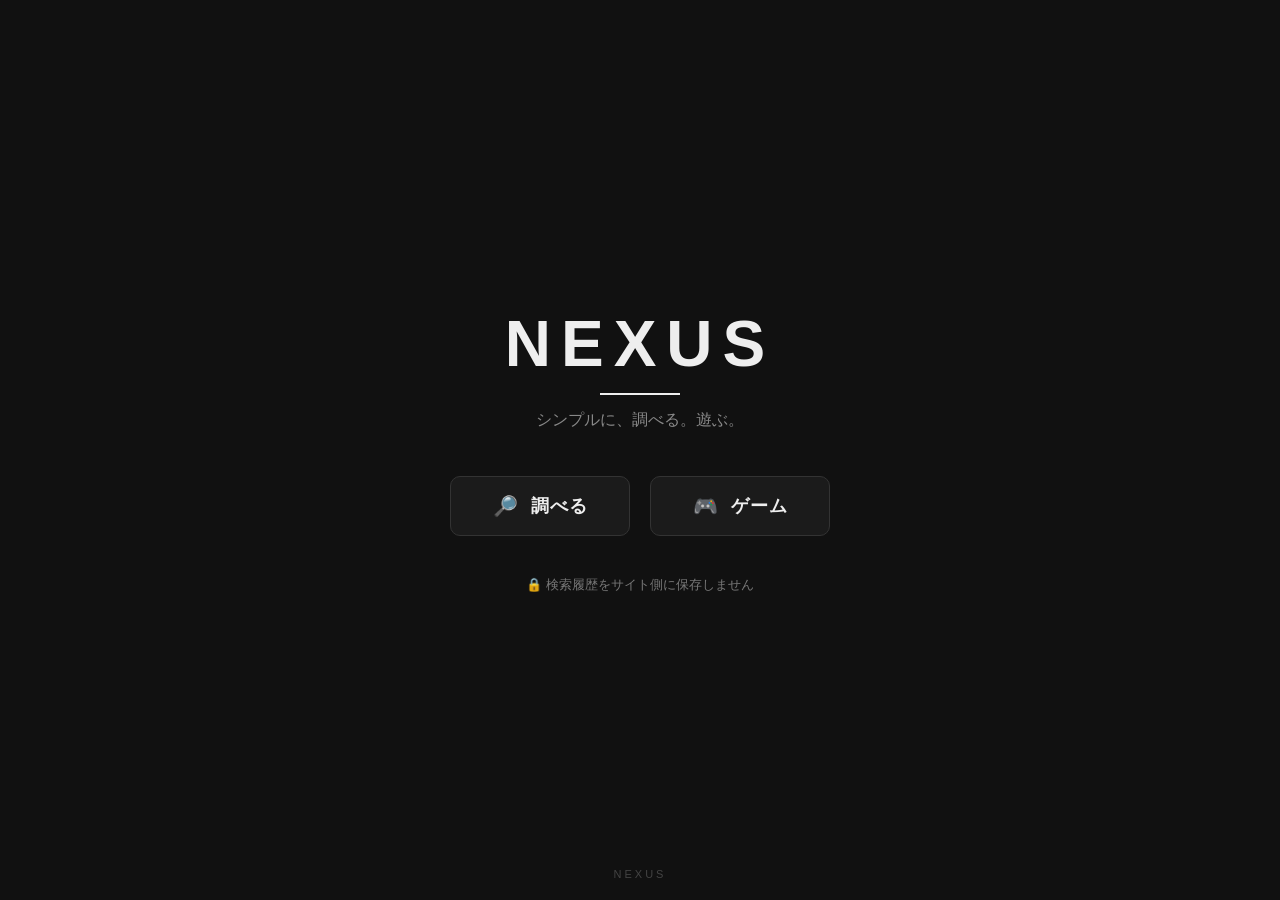
<file: index.html>
<!DOCTYPE html>
<html lang="ja">

<head>
    <meta charset="UTF-8">
    <meta name="viewport" content="width=device-width, initial-scale=1.0">
    <title>NEXUS</title>
    <link rel="stylesheet" href="style.css">
</head>

<body>

    <main class="home">

        <div class="home-content">

            <div class="logo-area">
                <h1>NEXUS</h1>
                <div class="logo-line"></div>
                <p class="subtitle">シンプルに、調べる。遊ぶ。</p>
            </div>

            <div class="menu">

                <a href="search.html" class="menu-button">
                    <span class="menu-icon">🔎</span>
                    <span>調べる</span>
                </a>

                <a href="games.html" class="menu-button">
                    <span class="menu-icon">🎮</span>
                    <span>ゲーム</span>
                </a>

            </div>

            <p class="privacy">
                🔒 検索履歴をサイト側に保存しません
            </p>

        </div>

        <footer class="home-footer">
            NEXUS
        </footer>

    </main>

</body>
</html>
</file>
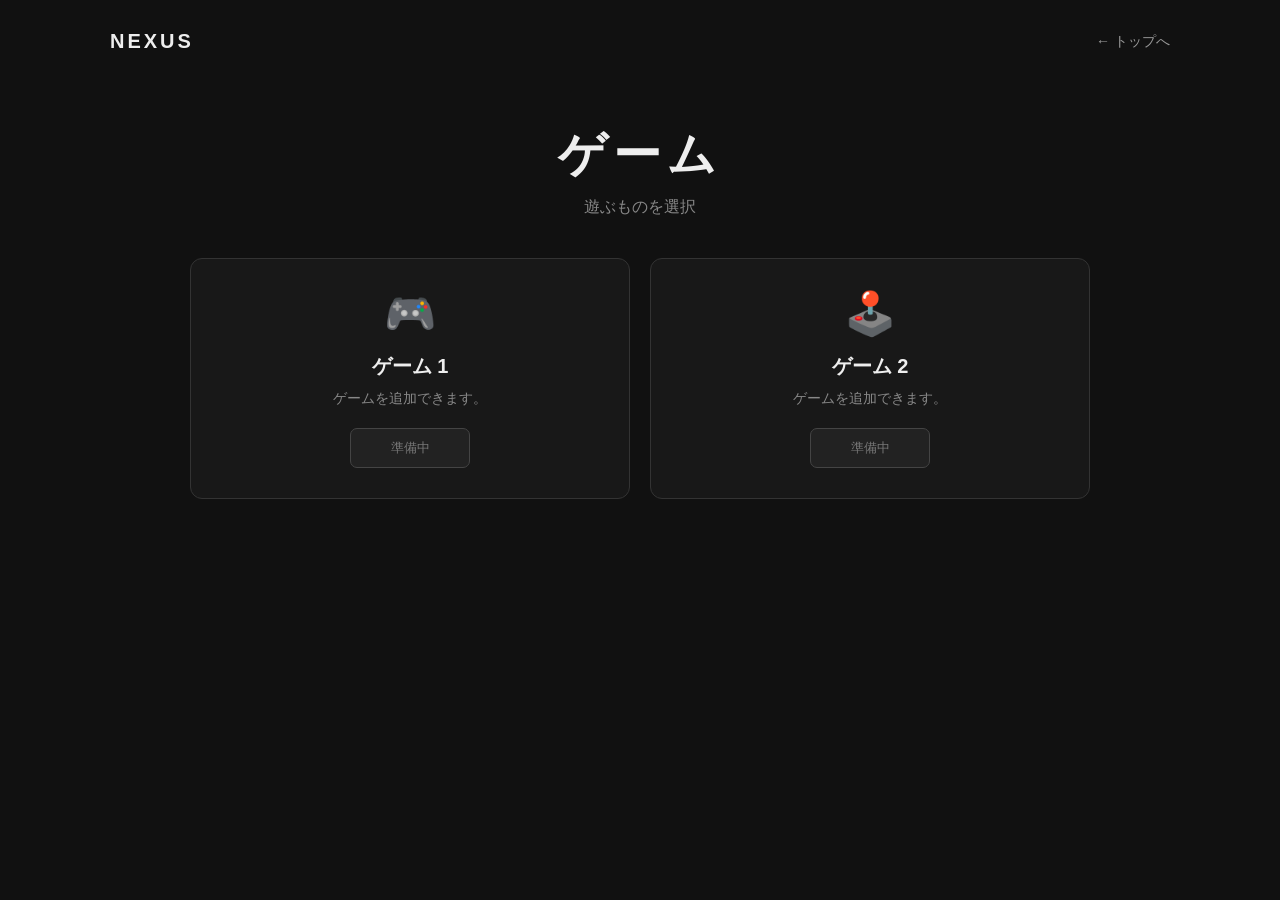
<file: games.html>
<!DOCTYPE html>
<html lang="ja">

<head>
    <meta charset="UTF-8">
    <meta name="viewport" content="width=device-width, initial-scale=1.0">
    <title>ゲーム - NEXUS</title>
    <link rel="stylesheet" href="style.css">
</head>

<body>

    <main class="games-page">

        <header class="games-header">
            <a href="index.html" class="nexus-logo">NEXUS</a>

            <a href="index.html" class="back-button">
                ← トップへ
            </a>
        </header>

        <section class="games-main">

            <h1>ゲーム</h1>
            <p class="games-subtitle">遊ぶものを選択</p>

            <div class="game-grid">

                <div class="game-card">
                    <div class="game-icon">🎮</div>
                    <h2>ゲーム 1</h2>
                    <p>ゲームを追加できます。</p>
                    <button class="game-button" disabled>
                        準備中
                    </button>
                </div>

                <div class="game-card">
                    <div class="game-icon">🕹️</div>
                    <h2>ゲーム 2</h2>
                    <p>ゲームを追加できます。</p>
                    <button class="game-button" disabled>
                        準備中
                    </button>
                </div>

            </div>

        </section>

    </main>

</body>
</html>
</file>
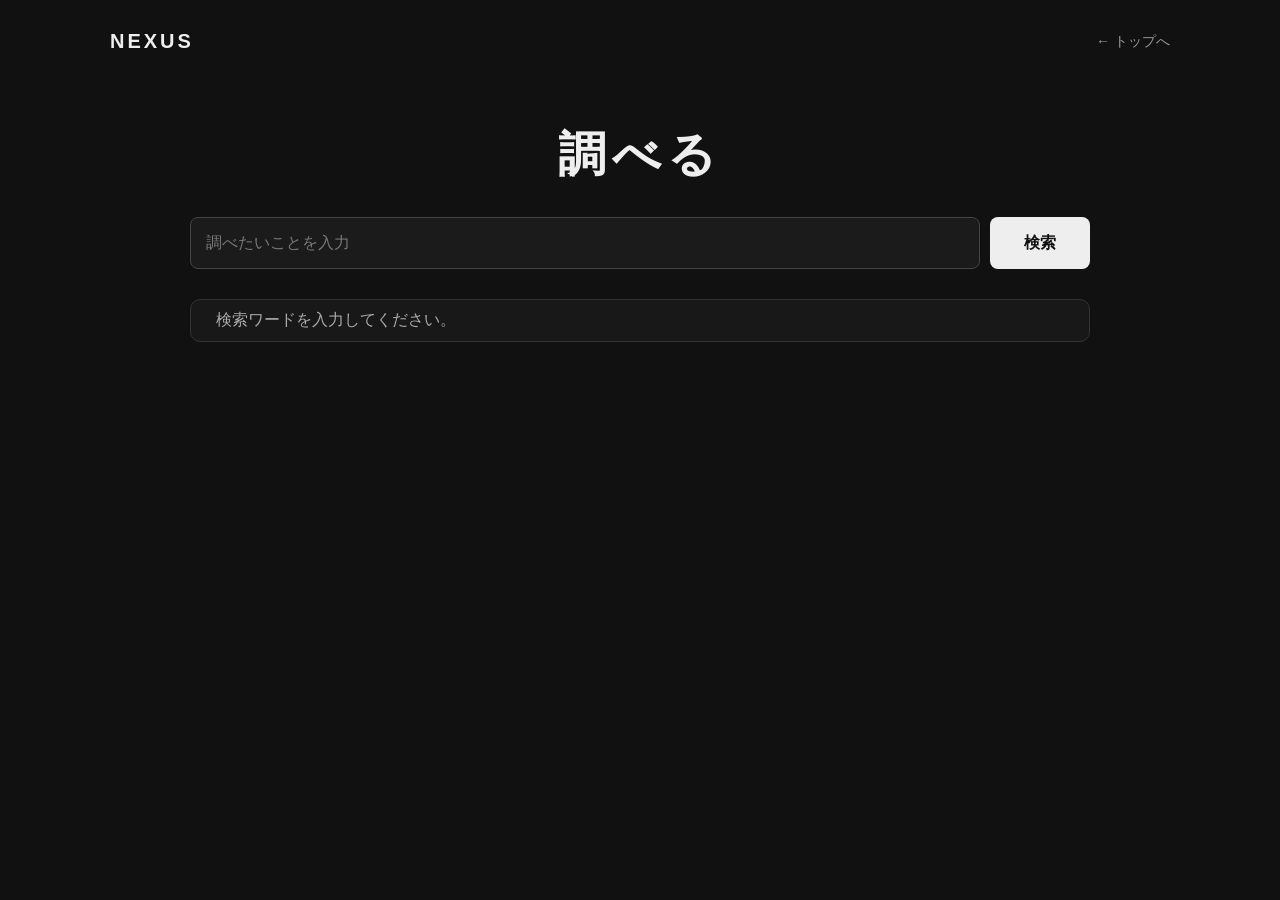
<file: search.html>
<!DOCTYPE html>
<html lang="ja">

<head>
    <meta charset="UTF-8">
    <meta name="viewport" content="width=device-width, initial-scale=1.0">
    <title>調べる - NEXUS</title>
    <link rel="stylesheet" href="style.css">
</head>

<body>

    <main class="search-page">

        <header class="search-header">
            <a href="index.html" class="nexus-logo">NEXUS</a>

            <a href="index.html" class="back-button">
                ← トップへ
            </a>
        </header>

        <section class="search-main">

            <h1>調べる</h1>

            <form class="search-box" id="searchForm">

                <input
                    id="searchInput"
                    type="text"
                    placeholder="調べたいことを入力"
                    autocomplete="off"
                    spellcheck="false"
                >

                <button type="submit">
                    検索
                </button>

            </form>

            <div id="searchResults" class="search-results">
                <p>検索ワードを入力してください。</p>
            </div>

        </section>

    </main>

    <script src="script.js"></script>

</body>
</html>
</file>
<file: style.css>
/* =========================
   NEXUS
   共通スタイル
   ========================= */

* {
    box-sizing: border-box;
    margin: 0;
    padding: 0;
}

html,
body {
    width: 100%;
    min-height: 100%;
}

body {
    font-family: Arial, "Noto Sans JP", sans-serif;
    background: #111;
    color: #eee;
}


/* =========================
   トップページ
   ========================= */

.home {
    position: relative;

    width: 100%;
    min-height: 100vh;

    display: flex;
    justify-content: center;
    align-items: center;

    padding: 20px;
}

.home-content {
    width: 100%;
    max-width: 900px;

    margin: 0 auto;

    text-align: center;
}

.logo-area {
    width: 100%;
    text-align: center;
}

.logo-area h1 {
    font-size: 64px;
    letter-spacing: 10px;
    margin-bottom: 12px;
}

.logo-line {
    width: 80px;
    height: 2px;

    margin: 0 auto 15px;

    background: #eee;
}

.subtitle {
    color: #888;
    margin-bottom: 45px;
}


/* =========================
   メインメニュー
   ========================= */

.menu {
    width: 100%;

    display: flex;
    justify-content: center;
    align-items: center;

    gap: 20px;
}

.menu-button {
    width: 180px;
    height: 60px;

    display: flex;
    justify-content: center;
    align-items: center;

    gap: 12px;

    background: #1b1b1b;
    color: #eee;

    border: 1px solid #333;
    border-radius: 10px;

    text-decoration: none;

    font-size: 18px;
    font-weight: bold;
    letter-spacing: 1px;

    transition:
        background 0.2s,
        transform 0.2s,
        border-color 0.2s;
}

.menu-button:hover {
    background: #242424;
    border-color: #555;
    transform: translateY(-3px);
}

.menu-icon {
    font-size: 20px;
}

.privacy {
    margin-top: 40px;

    color: #777;

    font-size: 13px;
}

.home-footer {
    position: absolute;

    bottom: 20px;
    left: 0;

    width: 100%;

    text-align: center;

    color: #444;

    font-size: 11px;
    letter-spacing: 3px;
}


/* =========================
   共通ヘッダー
   ========================= */

.nexus-logo {
    color: #eee;

    font-size: 20px;
    font-weight: bold;
    letter-spacing: 3px;

    text-decoration: none;
}

.back-button {
    color: #999;

    font-size: 14px;

    text-decoration: none;
}

.back-button:hover {
    color: #fff;
}


/* =========================
   検索ページ
   ========================= */

.search-page {
    width: 100%;
    max-width: 1100px;

    min-height: 100vh;

    margin: 0 auto;

    padding: 30px 20px;
}

.search-header {
    width: 100%;

    display: flex;
    justify-content: space-between;
    align-items: center;
}

.search-main {
    width: 100%;
    max-width: 900px;

    margin: 70px auto 0;

    text-align: center;
}

.search-main h1 {
    font-size: 48px;
    letter-spacing: 6px;

    margin-bottom: 30px;
}


/* =========================
   検索ボックス
   ========================= */

.search-box {
    width: 100%;

    display: flex;

    gap: 10px;
}

.search-box input {
    flex: 1;

    width: 100%;
    height: 52px;

    padding: 0 15px;

    background: #1b1b1b;
    color: #eee;

    border: 1px solid #444;
    border-radius: 8px;

    outline: none;

    font-size: 16px;
}

.search-box input::placeholder {
    color: #777;
}

.search-box input:focus {
    border-color: #888;
}

.search-box button {
    width: 100px;
    height: 52px;

    border: none;
    border-radius: 8px;

    background: #eee;
    color: #111;

    font-size: 16px;
    font-weight: bold;

    cursor: pointer;
}

.search-box button:hover {
    background: #ccc;
}


/* =========================
   検索結果
   ========================= */

.search-results {
    width: 100%;

    margin-top: 30px;
    padding: 10px 25px;

    background: #181818;

    border: 1px solid #333;
    border-radius: 10px;

    color: #aaa;

    text-align: left;
}

.result-item {
    padding: 20px 0;

    border-bottom: 1px solid #333;
}

.result-item:last-child {
    border-bottom: none;
}

.result-title {
    display: block;

    color: #7aa7ff;

    font-size: 20px;
    font-weight: bold;

    line-height: 1.4;

    text-decoration: none;

    margin-bottom: 6px;
}

.result-title:hover {
    text-decoration: underline;
}

.result-url {
    color: #6fba83;

    font-size: 13px;

    margin-bottom: 8px;

    word-break: break-all;
}

.result-snippet {
    color: #aaa;

    font-size: 14px;

    line-height: 1.7;
}


/* =========================
   ゲームページ
   ========================= */

.games-page {
    width: 100%;
    max-width: 1100px;

    min-height: 100vh;

    margin: 0 auto;

    padding: 30px 20px;
}

.games-header {
    width: 100%;

    display: flex;
    justify-content: space-between;
    align-items: center;
}

.games-main {
    width: 100%;
    max-width: 900px;

    margin: 70px auto 0;

    text-align: center;
}

.games-main h1 {
    font-size: 48px;
    letter-spacing: 6px;

    margin-bottom: 10px;
}

.games-subtitle {
    color: #888;

    margin-bottom: 40px;
}


/* =========================
   ゲーム一覧
   ========================= */

.game-grid {
    width: 100%;

    display: grid;

    grid-template-columns:
        repeat(2, minmax(0, 1fr));

    gap: 20px;

    margin: 0 auto;
}

.game-card {
    width: 100%;

    padding: 30px 20px;

    background: #181818;

    border: 1px solid #333;
    border-radius: 12px;

    text-align: center;
}

.game-icon {
    font-size: 42px;

    margin-bottom: 15px;
}

.game-card h2 {
    font-size: 20px;

    margin-bottom: 10px;
}

.game-card p {
    color: #888;

    font-size: 14px;

    margin-bottom: 20px;
}

.game-button {
    width: 120px;
    height: 40px;

    border: 1px solid #444;
    border-radius: 7px;

    background: #222;
    color: #777;
}


/* =========================
   スマホ・タブレット
   ========================= */

@media (max-width: 700px) {

    /* トップ */

    .home {
        padding: 20px 15px;
    }

    .logo-area h1 {
        font-size: 44px;
        letter-spacing: 7px;
    }

    .subtitle {
        font-size: 14px;
    }

    .menu {
        flex-direction: column;

        gap: 14px;
    }

    .menu-button {
        width: min(320px, 90vw);
    }


    /* 検索 */

    .search-page {
        padding: 20px 15px;
    }

    .search-main {
        margin-top: 50px;
    }

    .search-main h1 {
        font-size: 38px;
    }

    .search-box {
        flex-direction: column;
    }

    .search-box input,
    .search-box button {
        width: 100%;
    }

    .search-results {
        padding: 10px 18px;
    }

    .result-title {
        font-size: 18px;
    }


    /* ゲーム */

    .games-page {
        padding: 20px 15px;
    }

    .games-main {
        margin-top: 50px;
    }

    .games-main h1 {
        font-size: 38px;
    }

    .game-grid {
        grid-template-columns: 1fr;
    }
}
</file>
